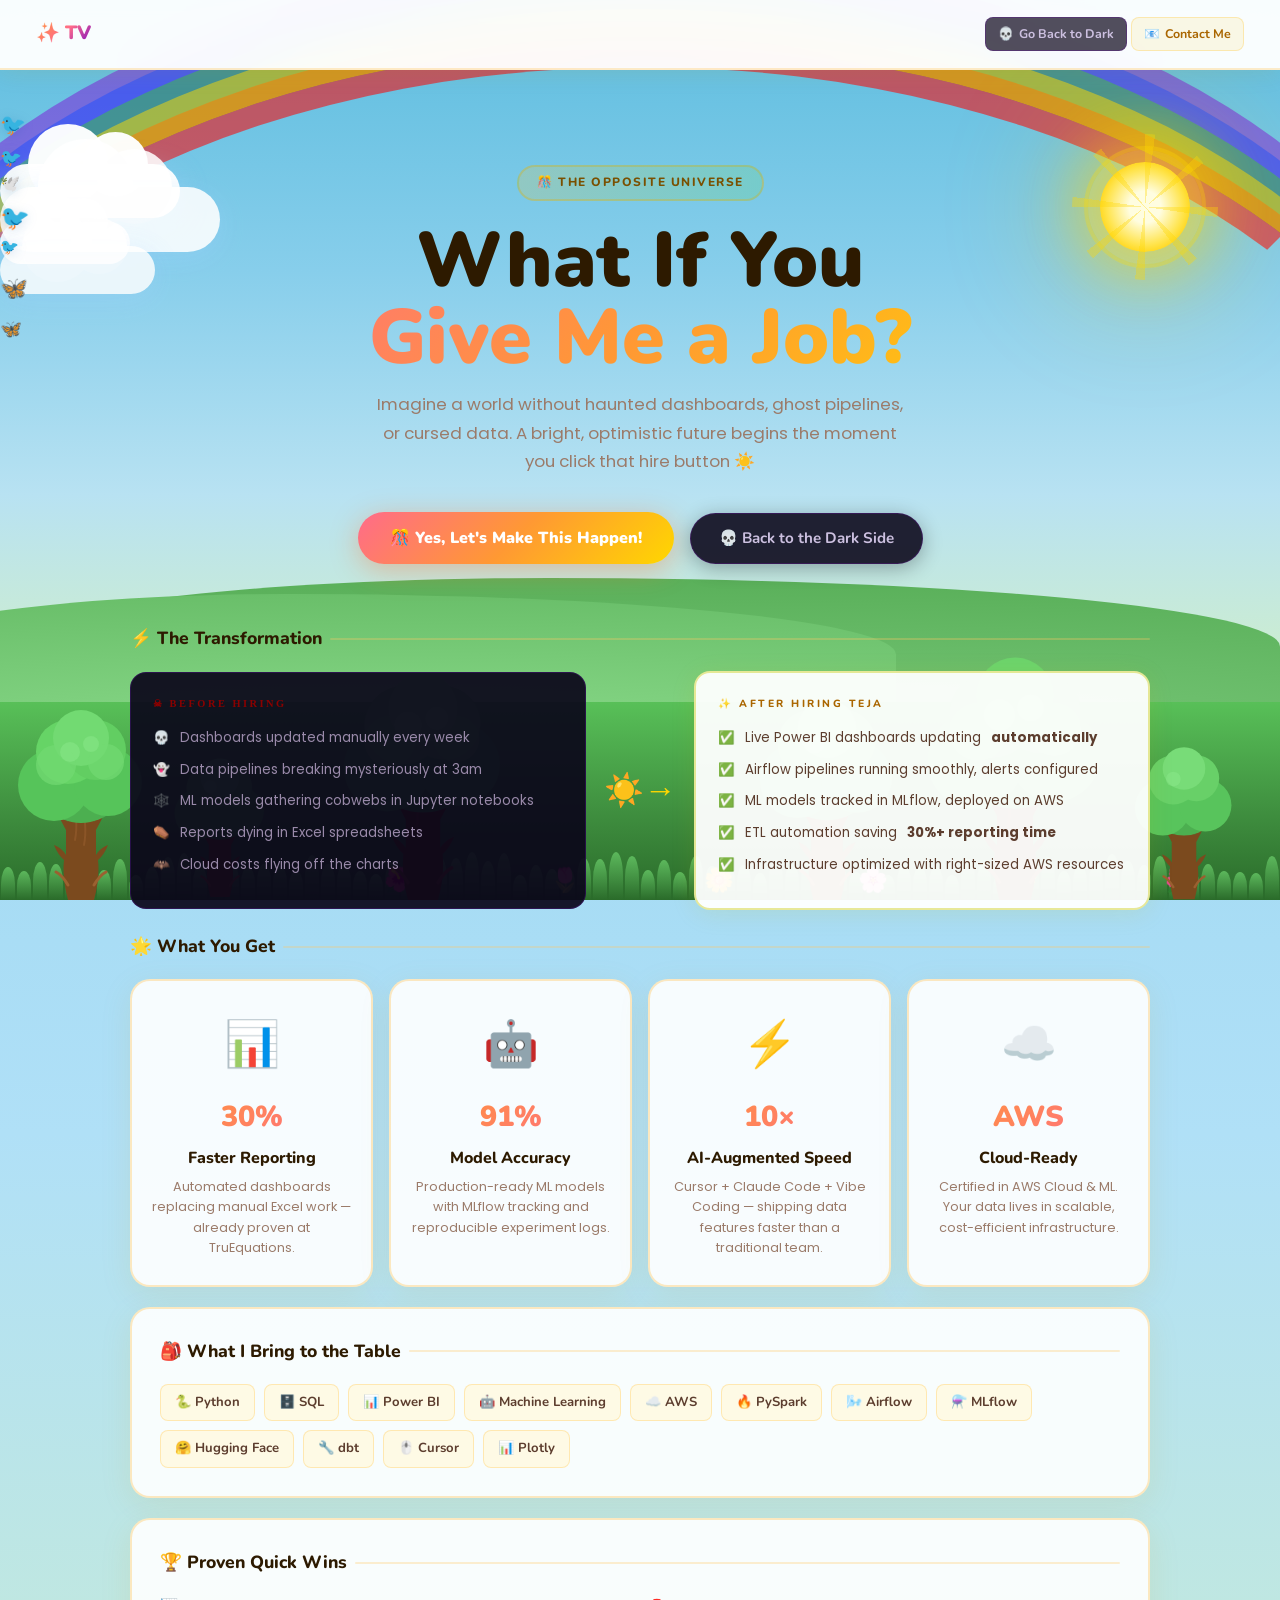
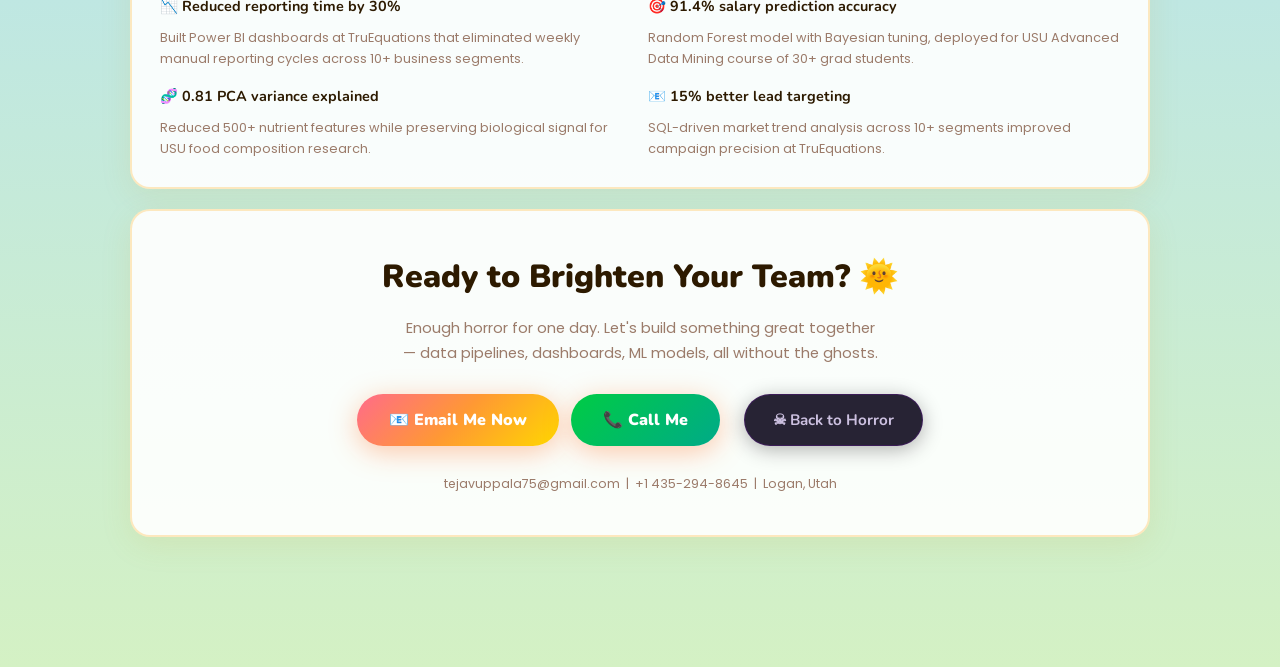
<file: whyHireMe.html>
<!DOCTYPE html>
<html lang="en">
<head>
  <meta charset="UTF-8"/>
  <meta name="viewport" content="width=device-width, initial-scale=1.0"/>
  <title>What If You Hire Me? – Teja Vuppala</title>
  <meta name="description" content="What happens if you hire Teja Vuppala? A bright, joyful vision of the future."/>
  <!-- Opposite fonts: playful, rounded -->
  <link rel="preconnect" href="https://fonts.googleapis.com"/>
  <link href="https://fonts.googleapis.com/css2?family=Nunito:wght@400;600;700;800;900&family=Poppins:wght@400;500;600&display=swap" rel="stylesheet"/>
  <style>
    /* =============================================
       OPPOSITE THEME — BRIGHT, JOYFUL, SUNNY
       (The antithesis of every horror page)
       ============================================= */
    *, *::before, *::after { box-sizing: border-box; margin: 0; padding: 0; }
    html { scroll-behavior: smooth; }
    body {
      font-family: 'Poppins', sans-serif;
      min-height: 100vh;
      overflow-x: hidden;
      line-height: 1.65;
      /* OPPOSITE: clear sky blue */
      background: linear-gradient(to bottom, #87CEEB 0%, #B0E0F7 50%, #D4F1C4 100%);
      color: #2D1A00;
    }

    /* ---- SUNSHINE BACKGROUND ---- */
    .sunshine-scene {
      position: fixed;
      inset: 0;
      z-index: -10;
      overflow: hidden;
    }

    /* ---- RAINBOW ARC — visible semicircle across the sky ---- */
    .rainbow {
      position: absolute;
      top: 5%; left: 50%;
      transform: translateX(-50%);
      width: 130vw; height: 520px;
      border-radius: 50% 50% 0 0 / 100% 100% 0 0;
      border-top: 22px solid rgba(255,0,0,0.55);
      border-left: 22px solid transparent;
      border-right: 22px solid transparent;
      box-shadow:
        0 -18px 0 rgba(255,120,0,0.5),
        0 -36px 0 rgba(255,220,0,0.5),
        0 -54px 0 rgba(60,200,60,0.5),
        0 -72px 0 rgba(30,80,255,0.5),
        0 -90px 0 rgba(130,0,210,0.45);
      pointer-events: none;
      animation: rainbowShine 6s ease-in-out infinite;
    }
    @keyframes rainbowShine {
      0%, 100% { opacity: 0.75; }
      50%       { opacity: 1; }
    }

    /* ---- SUN — moved lower (top 18%) ---- */
    .happy-sun {
      position: absolute;
      top: 18%; right: 7%;
      width: 90px; height: 90px;
      border-radius: 50%;
      background: radial-gradient(circle, #FFFDE0 25%, #FFE44D 60%, #FFD000 80%, transparent 100%);
      box-shadow:
        0 0 0 12px rgba(255,224,80,0.18),
        0 0 55px 25px rgba(255,215,0,0.45),
        0 0 110px 55px rgba(255,190,0,0.22);
      animation: sunPulse 4s ease-in-out infinite;
    }
    /* 8-point sun rays */
    .happy-sun::before {
      content: '';
      position: absolute;
      inset: -28px;
      background: repeating-conic-gradient(
        rgba(255,215,0,0.35) 0deg 8deg,
        transparent 8deg 45deg
      );
      border-radius: 50%;
      animation: sunSpin 18s linear infinite;
    }
    .happy-sun::after {
      content: '';
      position: absolute;
      inset: -16px;
      border-radius: 50%;
      border: 4px solid rgba(255,220,0,0.28);
      animation: raysExpand 3s ease-out infinite;
    }
    @keyframes sunSpin  { to { transform: rotate(360deg); } }
    @keyframes sunPulse { 0%,100%{box-shadow:0 0 0 12px rgba(255,224,80,0.18),0 0 55px 25px rgba(255,215,0,0.45),0 0 110px 55px rgba(255,190,0,0.22);} 50%{box-shadow:0 0 0 16px rgba(255,224,80,0.28),0 0 75px 35px rgba(255,220,0,0.65),0 0 140px 70px rgba(255,200,0,0.35);} }
    @keyframes raysExpand { 0%{transform:scale(1);opacity:0.5;} 100%{transform:scale(2);opacity:0;} }

    /* ---- CLOUDS — moved lower (top 28%+) ---- */
    .happy-clouds { position: absolute; top: 0; left: 0; right: 0; height: 65%; }
    .puffy-cloud {
      position: absolute;
      background: rgba(255,255,255,0.97);
      border-radius: 100px;
      box-shadow: 0 6px 28px rgba(160,210,255,0.35);
      animation: cloudFloat linear infinite;
    }
    .puffy-cloud::before, .puffy-cloud::after { content:''; position:absolute; background: inherit; border-radius:50%; }
    /* Cloud positions shifted down */
    .pc1 { width:180px; height:54px; top:28%; animation-duration:55s; }
    .pc1::before { width:80px; height:80px; top:-40px; left:28px; }
    .pc1::after  { width:65px; height:65px; top:-32px; right:32px; }
    .pc2 { width:130px; height:42px; top:38%; animation-duration:40s; animation-delay:-18s; }
    .pc2::before { width:60px; height:60px; top:-30px; left:20px; }
    .pc2::after  { width:48px; height:48px; top:-24px; right:22px; }
    .pc3 { width:220px; height:65px; top:32%; animation-duration:70s; animation-delay:-32s; opacity:0.9; }
    .pc3::before { width:95px; height:95px; top:-48px; left:38px; }
    .pc3::after  { width:75px; height:75px; top:-38px; right:48px; }
    .pc4 { width:155px; height:48px; top:42%; animation-duration:62s; animation-delay:-45s; opacity:0.85; }
    .pc4::before { width:70px; height:70px; top:-34px; left:22px; }
    .pc4::after  { width:56px; height:56px; top:-28px; right:28px; }
    @keyframes cloudFloat { from{left:-260px;} to{left:110vw;} }

    /* ---- BIRDS flying across sky ---- */
    .park-bird {
      position: fixed;
      pointer-events: none;
      z-index: 18;
      animation: birdFly linear infinite;
      font-size: 1.4rem;
      filter: drop-shadow(0 2px 6px rgba(0,80,160,0.18));
    }
    @keyframes birdFly {
      0%   { transform: translateX(-100px) translateY(0) scaleX(1); }
      20%  { transform: translateX(20vw)  translateY(-22px) scaleX(1); }
      50%  { transform: translateX(52vw)  translateY(-8px) scaleX(-1); }
      80%  { transform: translateX(82vw)  translateY(-28px) scaleX(-1); }
      100% { transform: translateX(115vw) translateY(-5px) scaleX(-1); }
    }
    /* V-formation flap helper */
    .bird-flap {
      display: inline-block;
      animation: wingFlap 0.5s ease-in-out infinite alternate;
    }
    @keyframes wingFlap {
      from { transform: scaleY(1); }
      to   { transform: scaleY(0.55); }
    }

    /* ---- BREEZE — swaying grass blades ---- */
    .breeze-layer {
      position: absolute;
      bottom: 0; left: 0; right: 0;
      height: 60px;
      display: flex;
      align-items: flex-end;
      overflow: hidden;
      pointer-events: none;
    }
    .grass-blade {
      flex: 1;
      height: 40px;
      border-radius: 50% 50% 0 0;
      background: linear-gradient(to top, #2A6B2A, #5CB85C);
      transform-origin: bottom center;
      animation: breezeWave ease-in-out infinite;
      margin: 0 1px;
    }
    @keyframes breezeWave {
      0%,100%  { transform: rotate(-6deg) scaleY(0.85); }
      50%      { transform: rotate(6deg)  scaleY(1); }
    }

    /* ---- PARK TREES (CSS) ---- */
    .park-tree {
      position: absolute;
      bottom: 0;
      pointer-events: none;
      z-index: 3;
    }
    .park-tree svg {
      display: block;
      animation: treeSway 3.5s ease-in-out infinite;
      transform-origin: bottom center;
    }
    .park-tree .trunk {
      width: 18px;
      background: linear-gradient(to right, #6B3A1F, #8B4513, #6B3A1F);
      border-radius: 4px;
      margin: 0 auto;
    }
    .park-tree .foliage {
      border-radius: 50% 55% 50% 55%;
      background: radial-gradient(ellipse at 40% 35%, #6ECC5A, #3A9E32 60%, #2A7A28);
      box-shadow: 0 6px 22px rgba(0,100,0,0.25);
      margin: 0 auto;
      transform-origin: bottom center;
      animation: treeSway 3.5s ease-in-out infinite;
    }
    .park-tree .foliage-mid {
      border-radius: 50% 55% 50% 55%;
      background: radial-gradient(ellipse at 40% 35%, #7ADA65, #4AAE3C 60%, #2D8A2A);
      box-shadow: 0 4px 14px rgba(0,100,0,0.2);
      margin: 0 auto;
      transform-origin: bottom center;
      animation: treeSway 3.5s 0.3s ease-in-out infinite;
    }
    @keyframes treeSway {
      0%,100% { transform: rotate(-2deg); }
      50%     { transform: rotate(2deg); }
    }

    /* Lush green ground */
    .green-ground {
      position: absolute;
      bottom: 0; left: 0; right: 0;
      height: 22%;
      background: linear-gradient(to bottom, #58C058 0%, #3D8B3D 60%, #2A6B2A 100%);
      z-index: 1;
    }

    /* Flowers */
    .happy-flower {
      position: absolute;
      bottom: 0;
      font-size: 1.5rem;
      animation: flowerBob 1.8s ease-in-out infinite;
    }
    @keyframes flowerBob { 0%,100%{transform:translateY(0) rotate(-4deg);} 50%{transform:translateY(-8px) rotate(4deg);} }

    /* Rolling hills */
    .happy-hills {
      position: absolute;
      bottom: 18%; left: 0; right: 0;
      height: 160px;
      background: radial-gradient(ellipse 120% 100% at 50% 100%, #7AC97A, #5AB05A);
      border-radius: 60% 80% 0 0 / 60% 60% 0 0;
    }
    .happy-hills::before {
      content: '';
      position: absolute;
      left: -10%; right: 30%; top: 10%; bottom: -4px;
      background: radial-gradient(ellipse 120% 100% at 50% 100%, #8ADA8A, #6ABF6A);
      border-radius: 55% 80% 0 0 / 55% 55% 0 0;
    }

    /* Butterflies */
    .butterfly {
      position: fixed;
      font-size: 1.4rem;
      pointer-events: none;
      animation: butterflyFly linear infinite;
      opacity: 0.85;
      z-index: 15;
    }
    @keyframes butterflyFly {
      0%   { transform: translateX(-80px) translateY(0); }
      25%  { transform: translateX(25vw) translateY(-40px); }
      50%  { transform: translateX(55vw) translateY(-20px); }
      75%  { transform: translateX(80vw) translateY(-50px); }
      100% { transform: translateX(115vw) translateY(-10px); }
    }

    /* Happy runners */
    .happy-runner {
      position: fixed;
      bottom: 90px;
      z-index: 20;
      pointer-events: none;
      animation: happyRun 8s linear infinite;
    }
    .happy-runner .r-body {
      font-size: 3rem;
      animation: happyBounce 0.4s ease-in-out infinite;
      display: flex;
      flex-direction: column;
      align-items: center;
    }
    .happy-runner .r-acc  { font-size: 1.6rem; animation: accWiggle 0.35s ease-in-out infinite alternate; }
    .happy-runner .r-shad { width:40px; height:8px; background:rgba(0,0,0,0.12); border-radius:50%; margin-top:-4px; animation:shadPulse 0.4s ease-in-out infinite; }
    @keyframes happyRun   { from{transform:translateX(-120px);} to{transform:translateX(110vw);} }
    @keyframes happyBounce { 0%,100%{transform:translateY(0);} 50%{transform:translateY(-12px);} }
    @keyframes accWiggle  { from{transform:rotate(-15deg);} to{transform:rotate(15deg);} }
    @keyframes shadPulse  { 0%,100%{transform:scaleX(1);opacity:0.12;} 50%{transform:scaleX(0.7);opacity:0.06;} }

    /* =============================================
       NAVIGATION - opposite of haunted nav
       ============================================= */
    .nav {
      position: fixed;
      top: 0; left: 0; right: 0;
      z-index: 1000;
      height: 70px;
      background: rgba(255, 255, 255, 0.96);
      backdrop-filter: blur(16px);
      border-bottom: 2px solid rgba(255, 200, 100, 0.35);
      display: flex;
      align-items: center;
      justify-content: space-between;
      padding: 0 36px;
      box-shadow: 0 2px 24px rgba(200, 150, 0, 0.12);
    }
    .nav-logo {
      font-family: 'Nunito', sans-serif;
      font-size: 1.2rem;
      font-weight: 900;
      background: linear-gradient(135deg, #FF9933, #FF6B8A, #6600CC);
      -webkit-background-clip: text;
      -webkit-text-fill-color: transparent;
      background-clip: text;
      text-decoration: none;
    }
    .nav-links { display:flex; gap:4px; list-style:none; }
    .nav-links a {
      display:flex; align-items:center; gap:5px;
      padding:6px 12px; border-radius:8px;
      text-decoration:none; font-size:0.78rem; font-weight:700;
      color: #9B7B6A; transition:0.3s ease;
      border:1.5px solid transparent;
      font-family:'Nunito',sans-serif;
    }
    .nav-links a:hover { color:#2D1A00; background:rgba(255,200,100,0.12); border-color:rgba(210,165,100,0.3); }
    .nav-links .horror-link a {
      color:#CCC0E0 !important;
      background: rgba(10,5,25,0.7) !important;
      border-color: rgba(90,20,140,0.4) !important;
    }

    /* =============================================
       PAGE CONTENT
       ============================================= */
    .page { min-height:100vh; padding-top:70px; position:relative; z-index:1; }
    .page-content { max-width:1100px; margin:0 auto; padding:55px 40px 130px; }

    /* ---- Opposite cards: warm white instead of dark glass ---- */
    .bright-card {
      background: rgba(255, 255, 255, 0.90);
      border: 2px solid rgba(255, 200, 100, 0.4);
      border-radius: 20px;
      padding: 28px;
      box-shadow: 0 8px 32px rgba(200, 150, 0, 0.1);
      transition: 0.3s ease;
      position: relative;
      overflow: hidden;
    }
    .bright-card:hover {
      border-color: rgba(255, 150, 50, 0.6);
      transform: translateY(-4px);
      box-shadow: 0 16px 48px rgba(200, 100, 0, 0.15);
    }

    /* ---- Big hero area ---- */
    .hire-hero {
      text-align: center;
      padding: 40px 20px 20px;
    }
    .hire-badge {
      display: inline-flex;
      align-items: center;
      gap: 8px;
      padding: 6px 18px;
      border-radius: 100px;
      font-size: 0.75rem;
      font-weight: 800;
      letter-spacing: 1.5px;
      text-transform: uppercase;
      background: linear-gradient(135deg, rgba(255,200,50,0.2), rgba(100,220,100,0.2));
      border: 2px solid rgba(200, 180, 50, 0.4);
      color: #7A5000;
      margin-bottom: 22px;
      font-family: 'Nunito', sans-serif;
      animation: badgePop 0.6s ease both;
    }
    @keyframes badgePop { from{opacity:0;transform:scale(0.8);} to{opacity:1;transform:scale(1);} }

    .hire-title {
      font-family: 'Nunito', sans-serif;
      font-size: clamp(2.5rem, 6vw, 5rem);
      font-weight: 900;
      line-height: 1;
      margin-bottom: 14px;
      animation: titleSlide 0.65s ease both;
    }
    @keyframes titleSlide { from{opacity:0;transform:translateY(20px);} to{opacity:1;transform:translateY(0);} }
    .hire-title .t1 { display:block; color:#2D1A00; }
    .hire-title .t2 { display:block; background:linear-gradient(135deg,#FF6B8A,#FF9933,#FFD700); -webkit-background-clip:text; -webkit-text-fill-color:transparent; background-clip:text; }

    .hire-sub {
      font-size: 1.05rem;
      color: #9B7B6A;
      max-width: 540px;
      margin: 0 auto 36px;
      line-height: 1.7;
      animation: titleSlide 0.65s 0.2s ease both;
    }

    /* ---- Before/After banner ---- */
    .before-after {
      display: grid;
      grid-template-columns: 1fr auto 1fr;
      gap: 18px;
      align-items: center;
      margin-bottom: 22px;
    }
    @media(max-width:700px){ .before-after{grid-template-columns:1fr;} }
    .before-side {
      background: rgba(10,5,25,0.92);
      border: 1.5px solid rgba(80,20,140,0.4);
      border-radius: 16px;
      padding: 22px;
    }
    .after-side {
      background: rgba(255,255,255,0.95);
      border: 2px solid rgba(200,200,0,0.4);
      border-radius: 16px;
      padding: 22px;
      box-shadow: 0 4px 24px rgba(200,180,0,0.12);
    }
    .ba-label {
      font-size: 0.65rem;
      font-weight: 800;
      letter-spacing: 2.5px;
      text-transform: uppercase;
      margin-bottom: 14px;
      display: flex;
      align-items: center;
      gap: 6px;
    }
    .ba-label-dark { color:#8B0000; font-family:'Cinzel',serif; }
    .ba-label-bright { color:#AA6600; font-family:'Nunito',sans-serif; }
    .ba-item { display:flex; gap:10px; align-items:flex-start; margin-bottom:10px; font-size:0.83rem; }
    .ba-item-dark { color:#9A8AAA; }
    .ba-item-bright { color:#5C3D2E; }
    .ba-bullet-dark { color:#8B0000; flex-shrink:0; }
    .ba-bullet-bright { color:#55AA55; flex-shrink:0; }
    .arrow-mid { font-size:2rem; text-align:center; color:#FFD700; animation:arrowBounce 1s ease-in-out infinite; }
    @keyframes arrowBounce { 0%,100%{transform:translateX(0);} 50%{transform:translateX(6px);} }

    /* ---- Grid cards ---- */
    .outcome-grid {
      display: grid;
      grid-template-columns: repeat(auto-fit, minmax(240px, 1fr));
      gap: 16px;
      margin-bottom: 20px;
    }
    .outcome-card {
      text-align: center;
      padding: 26px 20px;
    }
    .outcome-icon {
      font-size: 2.8rem;
      margin-bottom: 12px;
      display: block;
      animation: iconPop 2s ease-in-out infinite;
    }
    .outcome-title { font-family:'Nunito',sans-serif; font-size:1rem; font-weight:800; color:#2D1A00; margin-bottom:6px; }
    .outcome-body  { font-size:0.8rem; color:#9B7B6A; line-height:1.6; }
    .outcome-stat {
      font-family: 'Nunito', sans-serif;
      font-size: 1.8rem;
      font-weight: 900;
      background: linear-gradient(135deg, #FF9933, #FF6B8A);
      -webkit-background-clip: text;
      -webkit-text-fill-color: transparent;
      background-clip: text;
      display: block;
      margin-bottom: 4px;
    }
    @keyframes iconPop { 0%,100%{transform:scale(1);} 50%{transform:scale(1.12);} }

    /* ---- Chip tags ---- */
    .chip {
      display: inline-flex;
      align-items: center;
      gap: 5px;
      padding: 5px 13px;
      border-radius: 100px;
      font-size: 0.78rem;
      font-weight: 700;
      border: 2px solid;
      font-family: 'Nunito', sans-serif;
      transition: 0.3s ease;
    }
    .chip-sun    { color:#AA6600; background:rgba(255,200,50,0.12); border-color:rgba(255,200,50,0.3); }
    .chip-coral  { color:#CC3300; background:rgba(255,100,50,0.10); border-color:rgba(255,100,50,0.3); }
    .chip-green  { color:#2A7A2A; background:rgba(50,180,80,0.10); border-color:rgba(50,180,80,0.3); }
    .chip-purple { color:#6600AA; background:rgba(150,50,220,0.10); border-color:rgba(150,50,220,0.3); }
    .chip-blue   { color:#005599; background:rgba(50,120,220,0.10); border-color:rgba(50,120,220,0.3); }

    /* ---- CTA ---- */
    .cta-section { text-align:center; padding:40px 20px; }
    .cta-section h2 { font-family:'Nunito',sans-serif; font-size:2rem; font-weight:900; color:#2D1A00; margin-bottom:12px; }
    .cta-section p  { color:#9B7B6A; max-width:480px; margin:0 auto 28px; font-size:0.92rem; line-height:1.7; }
    .btn-sunshine {
      display:inline-flex; align-items:center; gap:8px;
      padding:13px 32px; border-radius:100px;
      font-family:'Nunito',sans-serif; font-size:1rem; font-weight:900;
      background: linear-gradient(135deg, #FF6B8A, #FF9933, #FFD700);
      color:#fff; text-decoration:none; border:none;
      box-shadow: 0 6px 28px rgba(255,120,50,0.4);
      transition:0.3s ease; cursor:pointer;
      animation: ctaBounce 2s ease-in-out infinite;
    }
    .btn-sunshine:hover { transform:translateY(-3px) scale(1.03); box-shadow:0 10px 36px rgba(255,120,50,0.6); }
    @keyframes ctaBounce { 0%,100%{transform:translateY(0);} 50%{transform:translateY(-4px);} }

    .btn-ghost {
      display:inline-flex; align-items:center; gap:8px;
      padding:12px 28px; border-radius:100px;
      font-family:'Nunito',sans-serif; font-size:0.95rem; font-weight:700;
      background:rgba(10,5,25,0.88); color:#CCC0E0;
      text-decoration:none; border:1.5px solid rgba(90,20,140,0.4);
      box-shadow:0 4px 20px rgba(0,0,0,0.3);
      transition:0.3s ease; margin-left:12px;
    }
    .btn-ghost:hover { background:rgba(20,10,45,0.95); transform:translateY(-2px); }

    /* Sub title */
    .sub-title { font-family:'Nunito',sans-serif; font-size:1.1rem; font-weight:800; color:#2D1A00; margin-bottom:18px; display:flex; align-items:center; gap:8px; }
    .sub-title::after { content:''; flex:1; height:2px; background:rgba(255,200,100,0.3); border-radius:2px; }

    /* Skill pills opposite */
    .bright-pills { display:flex; flex-wrap:wrap; gap:9px; }
    .bright-pill {
      padding:7px 14px; border-radius:8px;
      font-size:0.82rem; font-weight:700;
      background:rgba(255,250,225,0.85);
      border:1.5px solid rgba(255,200,80,0.35);
      color:#5C3D2E;
      font-family:'Nunito',sans-serif;
      transition:0.3s ease;
    }
    .bright-pill:hover { background:rgba(255,240,180,0.95); border-color:rgba(255,150,50,0.5); transform:translateY(-2px); box-shadow:0 4px 14px rgba(200,100,0,0.12); }

    @media(max-width:768px){ .nav { padding:0 16px; } .page-content { padding:36px 18px 100px; } }
  </style>
</head>
<body>

  <!-- PARK SUNSHINE BACKGROUND -->
  <div class="sunshine-scene">
    <!-- Sky blue gradient -->
    <div style="position:absolute;inset:0;background:linear-gradient(to bottom, #5BBCDE 0%, #87CEEB 30%, #B8E2F2 55%, #D4F1C4 80%, #A8D878 100%);"></div>

    <!-- Rainbow arc -->
    <div class="rainbow"></div>

    <!-- Sun (lower) -->
    <div class="happy-sun"></div>

    <!-- Fluffy clouds (lower positions) -->
    <div class="happy-clouds">
      <div class="puffy-cloud pc1"></div>
      <div class="puffy-cloud pc2"></div>
      <div class="puffy-cloud pc3"></div>
      <div class="puffy-cloud pc4"></div>
    </div>

    <!-- Rolling hills -->
    <div class="happy-hills"></div>

    <!-- Park trees — SVG illustrated style (round canopy + thick trunk + root flare) -->
    <!-- Tree 1 -->
    <div class="park-tree" style="left:2%;">
      <svg width="110" height="200" viewBox="0 0 110 200" xmlns="http://www.w3.org/2000/svg" overflow="visible">
        <!-- Trunk with root flare -->
        <path d="M42,200 Q36,178 38,160 Q32,155 28,145 Q36,148 40,155 L40,130 Q34,120 30,108 Q38,112 42,122 L44,90 Q52,65 52,40 Q58,65 66,90 L68,122 Q72,112 80,108 Q76,120 70,130 L70,155 Q74,148 82,145 Q78,155 72,160 Q74,178 68,200 Z" fill="#7B4A1E"/>
        <!-- Root highlights -->
        <path d="M42,185 Q36,175 30,172" stroke="#9B6030" stroke-width="3" fill="none" stroke-linecap="round"/>
        <path d="M68,185 Q74,175 80,172" stroke="#9B6030" stroke-width="3" fill="none" stroke-linecap="round"/>
        <!-- Bark texture -->
        <path d="M49,140 Q51,130 50,118" stroke="#9B6030" stroke-width="2" fill="none" stroke-linecap="round" opacity="0.5"/>
        <path d="M58,145 Q60,135 59,123" stroke="#9B6030" stroke-width="2" fill="none" stroke-linecap="round" opacity="0.5"/>
        <!-- Round fluffy canopy — overlapping circles -->
        <circle cx="55" cy="75" r="48" fill="#4CAF50"/>
        <circle cx="28" cy="85" r="36" fill="#56C45A"/>
        <circle cx="82" cy="82" r="34" fill="#56C45A"/>
        <circle cx="42" cy="52" r="32" fill="#66D466"/>
        <circle cx="70" cy="50" r="30" fill="#62CE62"/>
        <circle cx="55" cy="38" r="28" fill="#72DA72"/>
        <circle cx="30" cy="65" r="20" fill="#72DA72" opacity="0.7"/>
        <circle cx="80" cy="62" r="18" fill="#72DA72" opacity="0.7"/>
        <!-- Light spots -->
        <circle cx="44" cy="52" r="10" fill="#8AE88A" opacity="0.5"/>
        <circle cx="65" cy="44" r="8" fill="#8AE88A" opacity="0.5"/>
      </svg>
    </div>
    <!-- Tree 2 (smaller) -->
    <div class="park-tree" style="left:14%;">
      <svg width="82" height="155" viewBox="0 0 110 200" xmlns="http://www.w3.org/2000/svg" overflow="visible">
        <path d="M42,200 Q36,178 38,160 Q32,155 28,145 Q36,148 40,155 L40,130 Q34,120 30,108 Q38,112 42,122 L44,90 Q52,65 52,40 Q58,65 66,90 L68,122 Q72,112 80,108 Q76,120 70,130 L70,155 Q74,148 82,145 Q78,155 72,160 Q74,178 68,200 Z" fill="#7B4A1E"/>
        <path d="M42,185 Q36,175 30,172" stroke="#9B6030" stroke-width="3" fill="none" stroke-linecap="round"/>
        <path d="M68,185 Q74,175 80,172" stroke="#9B6030" stroke-width="3" fill="none" stroke-linecap="round"/>
        <circle cx="55" cy="75" r="48" fill="#3EA843"/>
        <circle cx="28" cy="88" r="34" fill="#4CBB50"/>
        <circle cx="82" cy="85" r="32" fill="#4CBB50"/>
        <circle cx="40" cy="54" r="30" fill="#5DC85E"/>
        <circle cx="70" cy="52" r="28" fill="#5DC85E"/>
        <circle cx="55" cy="40" r="26" fill="#6DD46E"/>
        <circle cx="42" cy="52" r="9" fill="#85E885" opacity="0.5"/>
      </svg>
    </div>
    <!-- Tree 3 (large) -->
    <div class="park-tree" style="left:28%;">
      <svg width="130" height="230" viewBox="0 0 110 200" xmlns="http://www.w3.org/2000/svg" overflow="visible">
        <path d="M42,200 Q36,178 38,160 Q32,155 28,145 Q36,148 40,155 L40,130 Q34,120 30,108 Q38,112 42,122 L44,90 Q52,65 52,40 Q58,65 66,90 L68,122 Q72,112 80,108 Q76,120 70,130 L70,155 Q74,148 82,145 Q78,155 72,160 Q74,178 68,200 Z" fill="#6B3D18"/>
        <path d="M42,185 Q36,175 30,172" stroke="#8B5228" stroke-width="3" fill="none" stroke-linecap="round"/>
        <path d="M68,185 Q74,175 80,172" stroke="#8B5228" stroke-width="3" fill="none" stroke-linecap="round"/>
        <path d="M49,140 Q51,130 50,118" stroke="#8B5228" stroke-width="2" fill="none" stroke-linecap="round" opacity="0.5"/>
        <circle cx="55" cy="72" r="52" fill="#43A847"/>
        <circle cx="24" cy="85" r="38" fill="#52BC56"/>
        <circle cx="86" cy="82" r="36" fill="#52BC56"/>
        <circle cx="38" cy="48" r="34" fill="#62CC62"/>
        <circle cx="73" cy="46" r="32" fill="#62CC62"/>
        <circle cx="55" cy="33" r="30" fill="#72D872"/>
        <circle cx="26" cy="62" r="22" fill="#72D872" opacity="0.7"/>
        <circle cx="84" cy="60" r="20" fill="#72D872" opacity="0.7"/>
        <circle cx="42" cy="48" r="12" fill="#8AE88A" opacity="0.5"/>
        <circle cx="67" cy="42" r="10" fill="#8AE88A" opacity="0.5"/>
      </svg>
    </div>
    <!-- Tree 4 -->
    <div class="park-tree" style="left:60%;">
      <svg width="118" height="210" viewBox="0 0 110 200" xmlns="http://www.w3.org/2000/svg" overflow="visible">
        <path d="M42,200 Q36,178 38,160 Q32,155 28,145 Q36,148 40,155 L40,130 Q34,120 30,108 Q38,112 42,122 L44,90 Q52,65 52,40 Q58,65 66,90 L68,122 Q72,112 80,108 Q76,120 70,130 L70,155 Q74,148 82,145 Q78,155 72,160 Q74,178 68,200 Z" fill="#7B4A1E"/>
        <path d="M42,185 Q36,175 30,172" stroke="#9B6030" stroke-width="3" fill="none" stroke-linecap="round"/>
        <path d="M68,185 Q74,175 80,172" stroke="#9B6030" stroke-width="3" fill="none" stroke-linecap="round"/>
        <circle cx="55" cy="74" r="50" fill="#4CAF50"/>
        <circle cx="27" cy="86" r="36" fill="#58C05C"/>
        <circle cx="83" cy="83" r="34" fill="#58C05C"/>
        <circle cx="40" cy="51" r="32" fill="#68D068"/>
        <circle cx="71" cy="49" r="30" fill="#68D068"/>
        <circle cx="55" cy="37" r="28" fill="#78DC78"/>
        <circle cx="43" cy="51" r="10" fill="#8AE88A" opacity="0.5"/>
      </svg>
    </div>
    <!-- Tree 5 (largest) -->
    <div class="park-tree" style="left:74%;">
      <svg width="136" height="240" viewBox="0 0 110 200" xmlns="http://www.w3.org/2000/svg" overflow="visible">
        <path d="M42,200 Q36,178 38,160 Q32,155 28,145 Q36,148 40,155 L40,130 Q34,120 30,108 Q38,112 42,122 L44,90 Q52,65 52,40 Q58,65 66,90 L68,122 Q72,112 80,108 Q76,120 70,130 L70,155 Q74,148 82,145 Q78,155 72,160 Q74,178 68,200 Z" fill="#6B3D18"/>
        <path d="M42,185 Q36,175 30,172" stroke="#8B5228" stroke-width="3" fill="none" stroke-linecap="round"/>
        <path d="M68,185 Q74,175 80,172" stroke="#8B5228" stroke-width="3" fill="none" stroke-linecap="round"/>
        <path d="M49,140 Q51,130 50,118" stroke="#8B5228" stroke-width="2" fill="none" stroke-linecap="round" opacity="0.4"/>
        <circle cx="55" cy="70" r="54" fill="#3EA843"/>
        <circle cx="22" cy="84" r="40" fill="#4CBB50"/>
        <circle cx="88" cy="80" r="38" fill="#4CBB50"/>
        <circle cx="36" cy="46" r="36" fill="#5CC85C"/>
        <circle cx="76" cy="44" r="34" fill="#5CC85C"/>
        <circle cx="55" cy="30" r="32" fill="#6CD46C"/>
        <circle cx="24" cy="60" r="24" fill="#6CD46C" opacity="0.7"/>
        <circle cx="88" cy="58" r="22" fill="#6CD46C" opacity="0.7"/>
        <circle cx="42" cy="46" r="13" fill="#85E885" opacity="0.5"/>
        <circle cx="68" cy="40" r="11" fill="#85E885" opacity="0.5"/>
      </svg>
    </div>
    <!-- Tree 6 -->
    <div class="park-tree" style="left:89%;">
      <svg width="90" height="165" viewBox="0 0 110 200" xmlns="http://www.w3.org/2000/svg" overflow="visible">
        <path d="M42,200 Q36,178 38,160 Q32,155 28,145 Q36,148 40,155 L40,130 Q34,120 30,108 Q38,112 42,122 L44,90 Q52,65 52,40 Q58,65 66,90 L68,122 Q72,112 80,108 Q76,120 70,130 L70,155 Q74,148 82,145 Q78,155 72,160 Q74,178 68,200 Z" fill="#7B4A1E"/>
        <path d="M42,185 Q36,175 30,172" stroke="#9B6030" stroke-width="3" fill="none" stroke-linecap="round"/>
        <path d="M68,185 Q74,175 80,172" stroke="#9B6030" stroke-width="3" fill="none" stroke-linecap="round"/>
        <circle cx="55" cy="76" r="46" fill="#4CAF50"/>
        <circle cx="29" cy="88" r="34" fill="#58C45C"/>
        <circle cx="81" cy="85" r="32" fill="#58C45C"/>
        <circle cx="42" cy="54" r="30" fill="#68D068"/>
        <circle cx="70" cy="52" r="28" fill="#68D068"/>
        <circle cx="55" cy="40" r="26" fill="#78DC78"/>
        <circle cx="42" cy="53" r="9" fill="#8AE88A" opacity="0.5"/>
      </svg>
    </div>

    <!-- Green ground -->
    <div class="green-ground">
      <!-- Breeze layer (swaying grass blades) -->
      <div class="breeze-layer" id="breezeLayer"></div>
      <div class="happy-flower" style="left:5%;animation-delay:0s;">🌸</div>
      <div class="happy-flower" style="left:16%;animation-delay:0.3s;">🌻</div>
      <div class="happy-flower" style="left:30%;animation-delay:0.6s;">🌺</div>
      <div class="happy-flower" style="left:43%;animation-delay:0.1s;">🌷</div>
      <div class="happy-flower" style="left:55%;animation-delay:0.4s;">🌼</div>
      <div class="happy-flower" style="left:67%;animation-delay:0.7s;">🌸</div>
      <div class="happy-flower" style="left:79%;animation-delay:0.2s;">🌻</div>
      <div class="happy-flower" style="left:91%;animation-delay:0.5s;">🌺</div>
    </div>
  </div>

  <!-- BIRDS flying across sky (SVG-style emoji birds with flapping) -->
  <div class="park-bird" style="top:22%;animation-duration:28s;animation-delay:0s;font-size:1.5rem;"><span class="bird-flap">🐦</span></div>
  <div class="park-bird" style="top:16%;animation-duration:38s;animation-delay:-14s;font-size:1.1rem;"><span class="bird-flap" style="animation-delay:0.15s;">🐦</span></div>
  <div class="park-bird" style="top:26%;animation-duration:22s;animation-delay:-8s;font-size:0.95rem;"><span class="bird-flap" style="animation-delay:0.08s;">🐦</span></div>
  <div class="park-bird" style="top:12%;animation-duration:44s;animation-delay:-22s;font-size:1.3rem;"><span class="bird-flap" style="animation-delay:0.22s;">🐦</span></div>
  <div class="park-bird" style="top:19%;animation-duration:32s;animation-delay:-5s;font-size:1rem;"><span class="bird-flap" style="animation-delay:0.3s;">🕊️</span></div>

  <!-- Butterflies -->
  <div class="butterfly" style="top:30%;animation-duration:24s;animation-delay:0s;">🦋</div>
  <div class="butterfly" style="top:35%;animation-duration:38s;animation-delay:-15s;font-size:1.1rem;">🦋</div>

  <!-- Runners removed -->

  <!-- Breeze grass blade generator -->
  <script>
    (function(){
      const layer = document.getElementById('breezeLayer');
      if(!layer) return;
      const count = 80;
      for(let i=0;i<count;i++){
        const blade = document.createElement('div');
        blade.className = 'grass-blade';
        const h = 24 + Math.random()*24;
        const del = (Math.random()*2.8).toFixed(2);
        const dur = (2.4 + Math.random()*2).toFixed(2);
        blade.style.cssText = `height:${h}px;animation-duration:${dur}s;animation-delay:-${del}s;`;
        layer.appendChild(blade);
      }
    })();
  </script>

  <!-- NAVIGATION -->
  <nav class="nav">
    <a href="index.html" class="nav-logo">✨ TV</a>
    <ul class="nav-links">
      <li class="horror-link"><a href="index.html"><span>💀</span><span>Go Back to Dark</span></a></li>
      <li><a href="mailto:tejavuppala75@gmail.com" style="color:#AA6600;background:rgba(255,200,50,0.12);border:1.5px solid rgba(255,200,50,0.3);"><span>📧</span><span>Contact Me</span></a></li>
    </ul>
  </nav>

  <!-- CONTENT -->
  <div class="page">
    <div class="page-content">

      <!-- Hero -->
      <div class="hire-hero" style="margin-bottom:40px;">
        <div class="hire-badge">🎊 The Opposite Universe</div>
        <h1 class="hire-title">
          <span class="t1">What If You</span>
          <span class="t2">Give Me a Job?</span>
        </h1>
        <p class="hire-sub">Imagine a world without haunted dashboards, ghost pipelines, or cursed data. A bright, optimistic future begins the moment you click that hire button ☀️</p>
        <a href="mailto:tejavuppala75@gmail.com" class="btn-sunshine">🎊 Yes, Let's Make This Happen!</a>
        <a href="index.html" class="btn-ghost">💀 Back to the Dark Side</a>
      </div>

      <!-- Before / After -->
      <div style="margin-bottom:20px;">
        <div class="sub-title">⚡ The Transformation</div>
        <div class="before-after">
          <div class="before-side">
            <div class="ba-label ba-label-dark">☠ Before Hiring</div>
            <div class="ba-item ba-item-dark"><span class="ba-bullet-dark">💀</span>Dashboards updated manually every week</div>
            <div class="ba-item ba-item-dark"><span class="ba-bullet-dark">👻</span>Data pipelines breaking mysteriously at 3am</div>
            <div class="ba-item ba-item-dark"><span class="ba-bullet-dark">🕸️</span>ML models gathering cobwebs in Jupyter notebooks</div>
            <div class="ba-item ba-item-dark"><span class="ba-bullet-dark">⚰️</span>Reports dying in Excel spreadsheets</div>
            <div class="ba-item ba-item-dark"><span class="ba-bullet-dark">🦇</span>Cloud costs flying off the charts</div>
          </div>
          <div class="arrow-mid">☀️→</div>
          <div class="after-side">
            <div class="ba-label ba-label-bright">✨ After Hiring Teja</div>
            <div class="ba-item ba-item-bright"><span class="ba-bullet-bright">✅</span>Live Power BI dashboards updating <strong>automatically</strong></div>
            <div class="ba-item ba-item-bright"><span class="ba-bullet-bright">✅</span>Airflow pipelines running smoothly, alerts configured</div>
            <div class="ba-item ba-item-bright"><span class="ba-bullet-bright">✅</span>ML models tracked in MLflow, deployed on AWS</div>
            <div class="ba-item ba-item-bright"><span class="ba-bullet-bright">✅</span>ETL automation saving <strong>30%+ reporting time</strong></div>
            <div class="ba-item ba-item-bright"><span class="ba-bullet-bright">✅</span>Infrastructure optimized with right-sized AWS resources</div>
          </div>
        </div>
      </div>

      <!-- Outcome cards -->
      <div style="margin-bottom:20px;">
        <div class="sub-title">🌟 What You Get</div>
        <div class="outcome-grid">
          <div class="bright-card outcome-card">
            <span class="outcome-icon">📊</span>
            <span class="outcome-stat">30%</span>
            <div class="outcome-title">Faster Reporting</div>
            <div class="outcome-body">Automated dashboards replacing manual Excel work — already proven at TruEquations.</div>
          </div>
          <div class="bright-card outcome-card">
            <span class="outcome-icon">🤖</span>
            <span class="outcome-stat">91%</span>
            <div class="outcome-title">Model Accuracy</div>
            <div class="outcome-body">Production-ready ML models with MLflow tracking and reproducible experiment logs.</div>
          </div>
          <div class="bright-card outcome-card">
            <span class="outcome-icon">⚡</span>
            <span class="outcome-stat">10×</span>
            <div class="outcome-title">AI-Augmented Speed</div>
            <div class="outcome-body">Cursor + Claude Code + Vibe Coding — shipping data features faster than a traditional team.</div>
          </div>
          <div class="bright-card outcome-card">
            <span class="outcome-icon">☁️</span>
            <span class="outcome-stat">AWS</span>
            <div class="outcome-title">Cloud-Ready</div>
            <div class="outcome-body">Certified in AWS Cloud &amp; ML. Your data lives in scalable, cost-efficient infrastructure.</div>
          </div>
        </div>
      </div>

      <!-- Skills remapped to bright -->
      <div class="bright-card" style="margin-bottom:20px;">
        <div class="sub-title">🎒 What I Bring to the Table</div>
        <div class="bright-pills">
          <div class="bright-pill">🐍 Python</div><div class="bright-pill">🗄️ SQL</div>
          <div class="bright-pill">📊 Power BI</div><div class="bright-pill">🤖 Machine Learning</div>
          <div class="bright-pill">☁️ AWS</div><div class="bright-pill">🔥 PySpark</div>
          <div class="bright-pill">🌬️ Airflow</div><div class="bright-pill">⚗️ MLflow</div>
          <div class="bright-pill">🤗 Hugging Face</div><div class="bright-pill">🔧 dbt</div>
          <div class="bright-pill">🖱️ Cursor</div><div class="bright-pill">📊 Plotly</div>
        </div>
      </div>

      <!-- Quick wins -->
      <div class="bright-card" style="margin-bottom:20px;">
        <div class="sub-title">🏆 Proven Quick Wins</div>
        <div style="display:grid;grid-template-columns:1fr 1fr;gap:16px;">
          <div>
            <div style="font-weight:700;color:#2D1A00;font-family:'Nunito',sans-serif;margin-bottom:8px;font-size:0.9rem;">📉 Reduced reporting time by 30%</div>
            <div style="font-size:0.8rem;color:#9B7B6A;">Built Power BI dashboards at TruEquations that eliminated weekly manual reporting cycles across 10+ business segments.</div>
          </div>
          <div>
            <div style="font-weight:700;color:#2D1A00;font-family:'Nunito',sans-serif;margin-bottom:8px;font-size:0.9rem;">🎯 91.4% salary prediction accuracy</div>
            <div style="font-size:0.8rem;color:#9B7B6A;">Random Forest model with Bayesian tuning, deployed for USU Advanced Data Mining course of 30+ grad students.</div>
          </div>
          <div>
            <div style="font-weight:700;color:#2D1A00;font-family:'Nunito',sans-serif;margin-bottom:8px;font-size:0.9rem;">🧬 0.81 PCA variance explained</div>
            <div style="font-size:0.8rem;color:#9B7B6A;">Reduced 500+ nutrient features while preserving biological signal for USU food composition research.</div>
          </div>
          <div>
            <div style="font-weight:700;color:#2D1A00;font-family:'Nunito',sans-serif;margin-bottom:8px;font-size:0.9rem;">📧 15% better lead targeting</div>
            <div style="font-size:0.8rem;color:#9B7B6A;">SQL-driven market trend analysis across 10+ segments improved campaign precision at TruEquations.</div>
          </div>
        </div>
      </div>

      <!-- CTA -->
      <div class="bright-card cta-section">
        <h2>Ready to Brighten Your Team? 🌞</h2>
        <p>Enough horror for one day. Let's build something great together — data pipelines, dashboards, ML models, all without the ghosts.</p>
        <div style="display:flex;flex-wrap:wrap;gap:12px;justify-content:center;">
          <a href="mailto:tejavuppala75@gmail.com" class="btn-sunshine">📧 Email Me Now</a>
          <a href="tel:+14352948645" class="btn-sunshine" style="background:linear-gradient(135deg,#00CC44,#00AA88);">📞 Call Me</a>
          <a href="index.html" class="btn-ghost">☠ Back to Horror</a>
        </div>
        <div style="margin-top:28px;color:#9B7B6A;font-size:0.78rem;">tejavuppala75@gmail.com &nbsp;|&nbsp; +1 435-294-8645 &nbsp;|&nbsp; Logan, Utah</div>
      </div>

    </div>
  </div>

  <!-- No confetti — clean park scene -->
</body>
</html>
</file>
